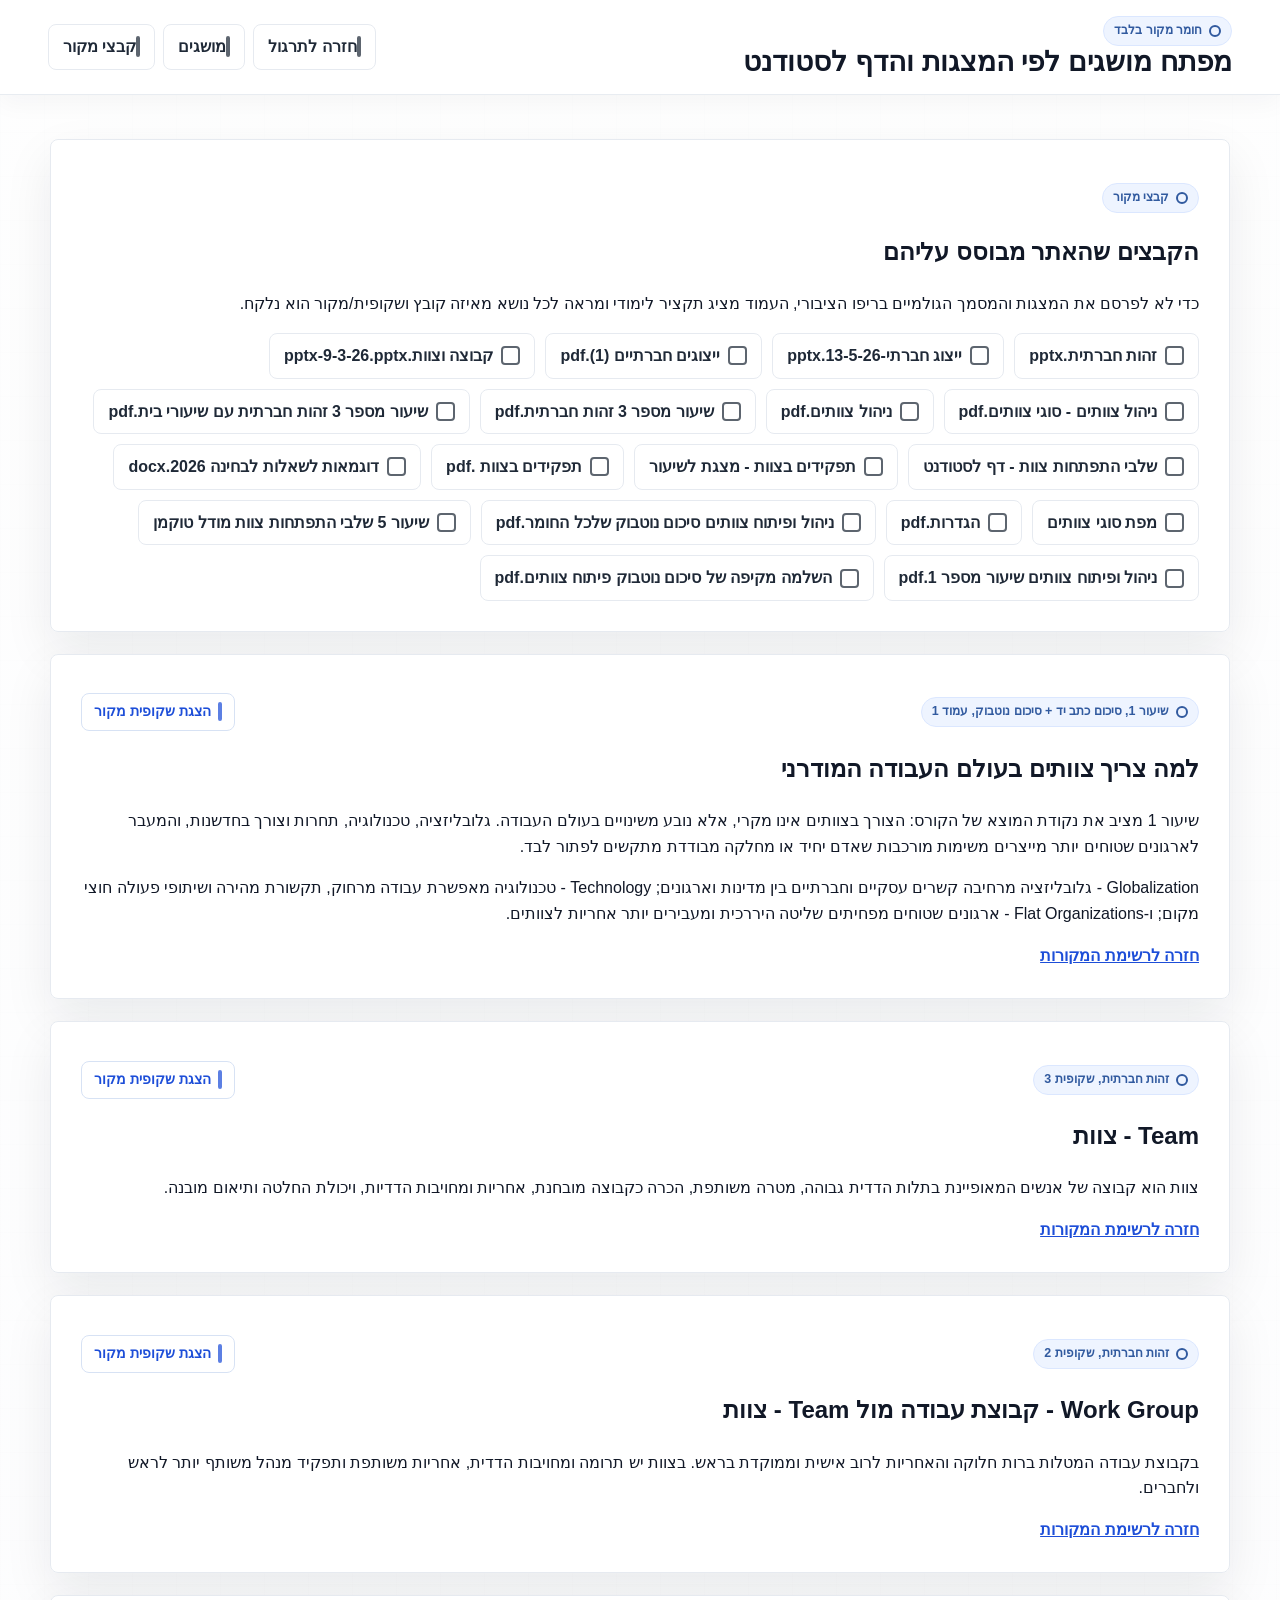
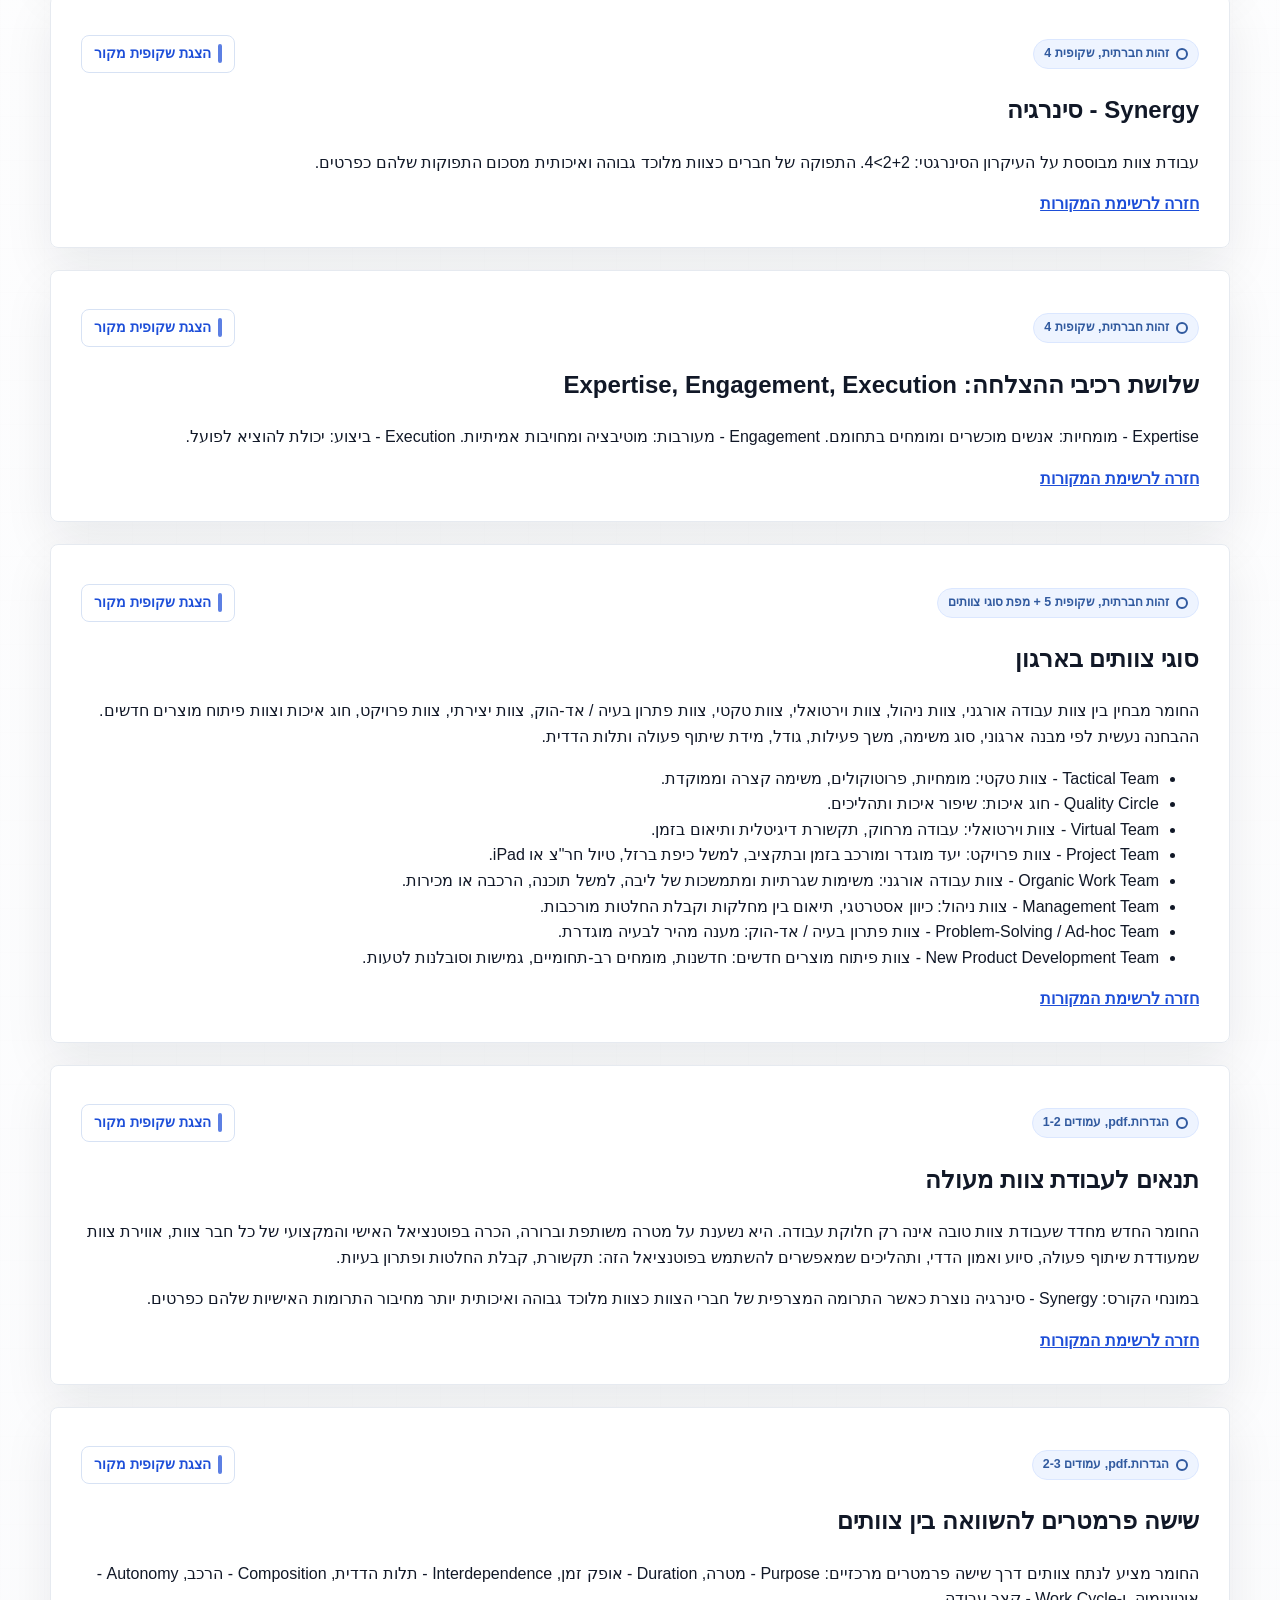
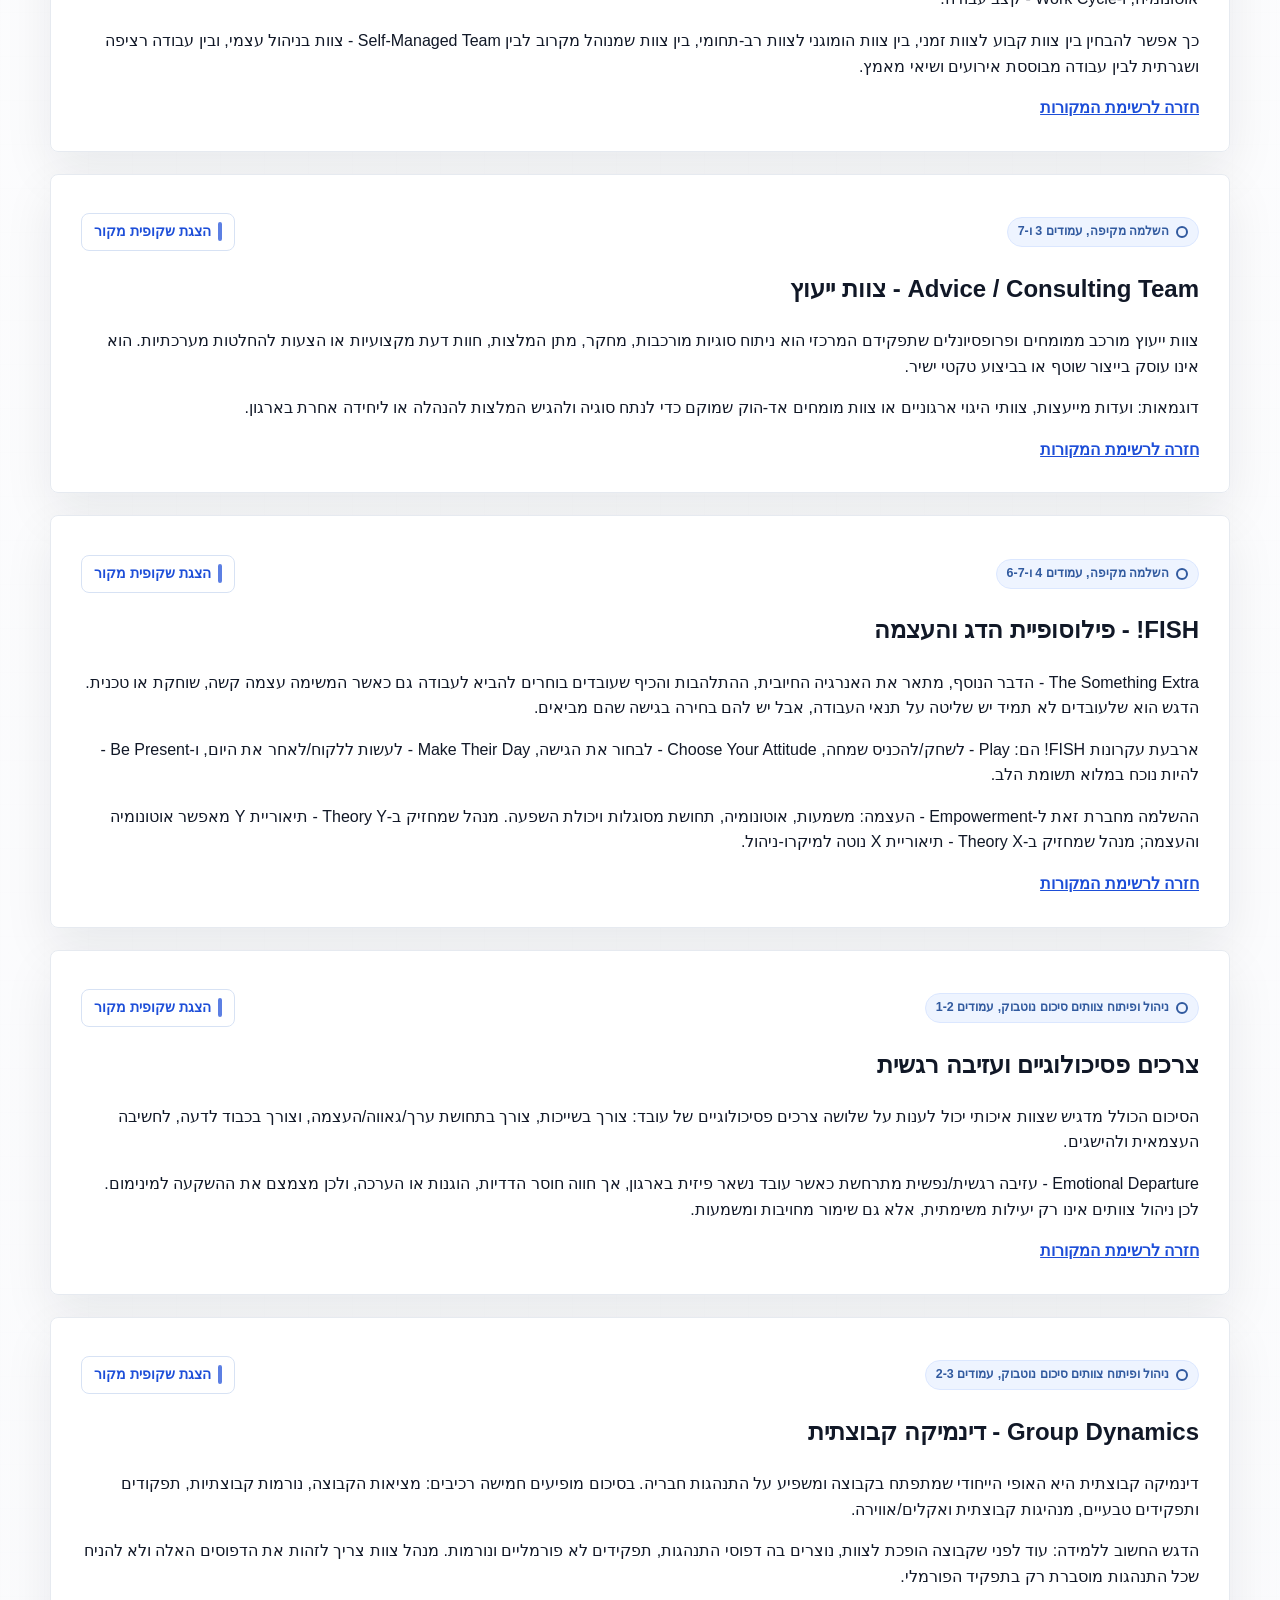
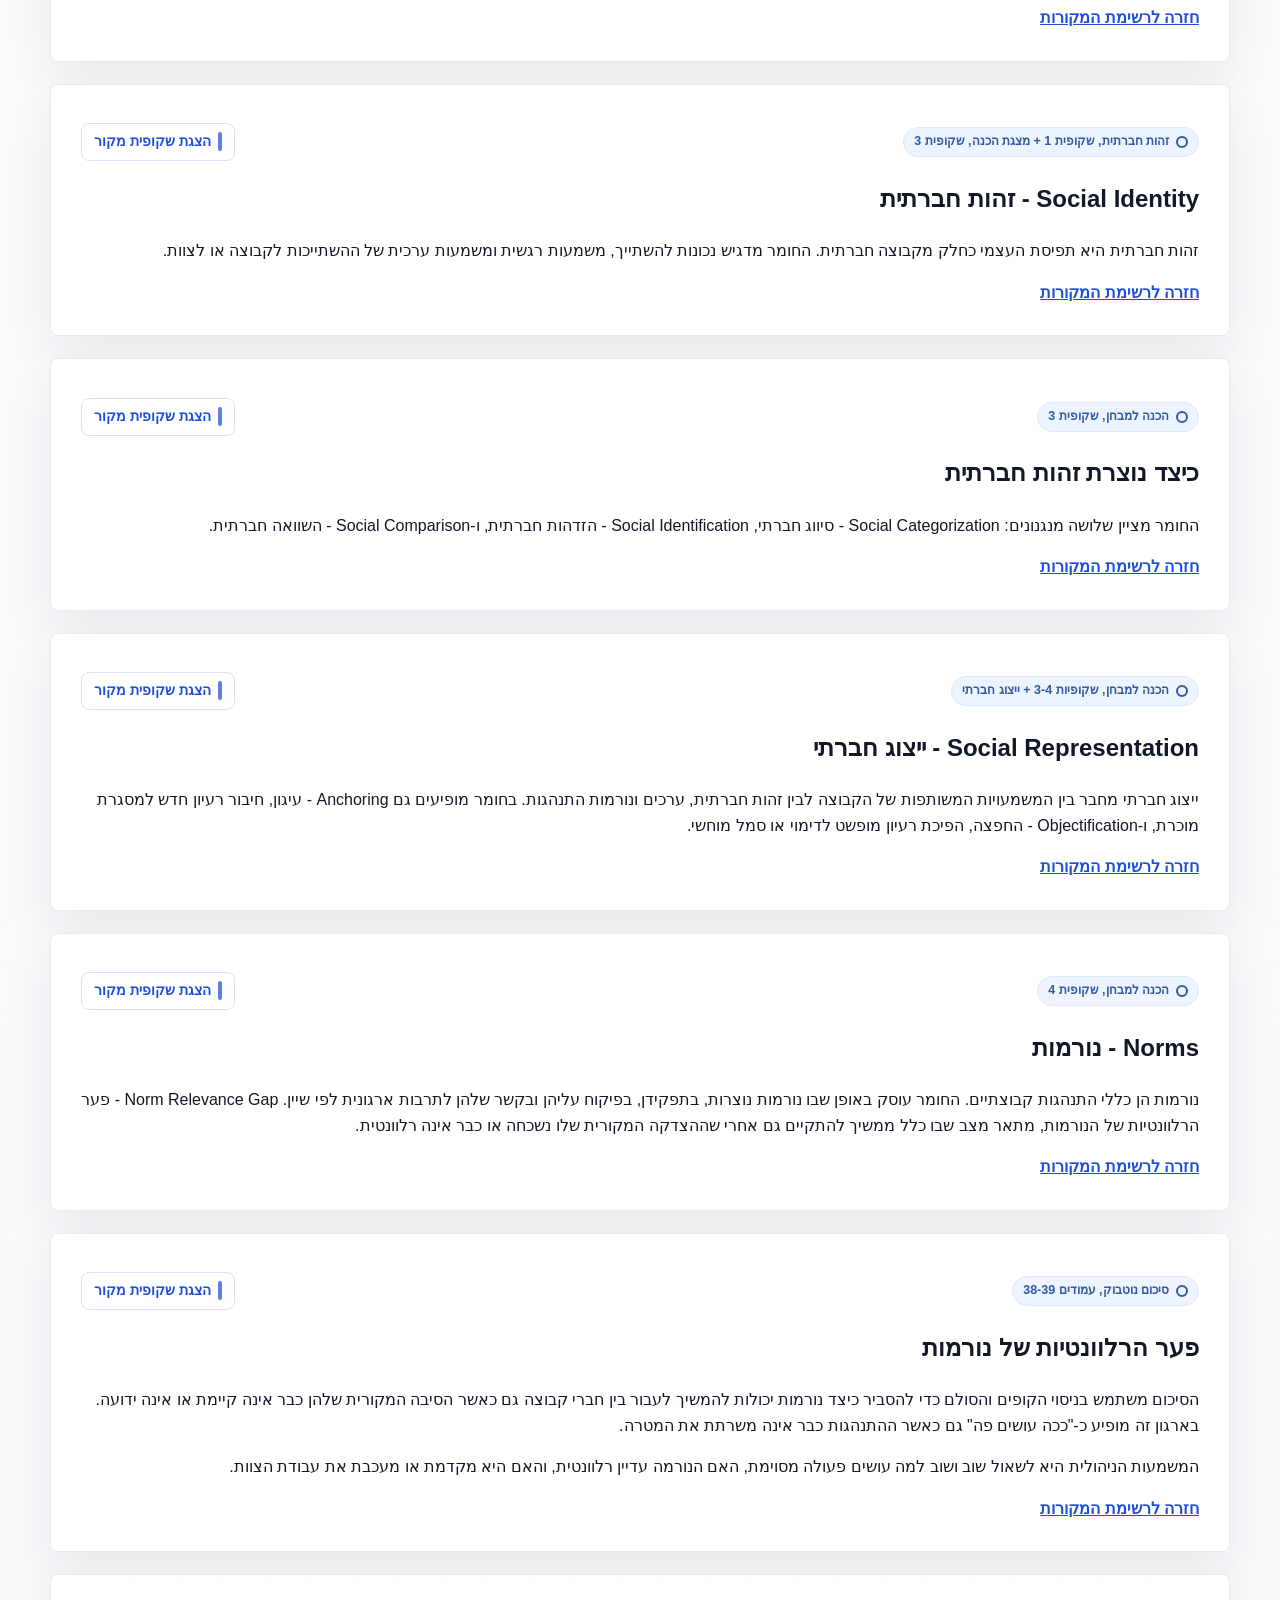
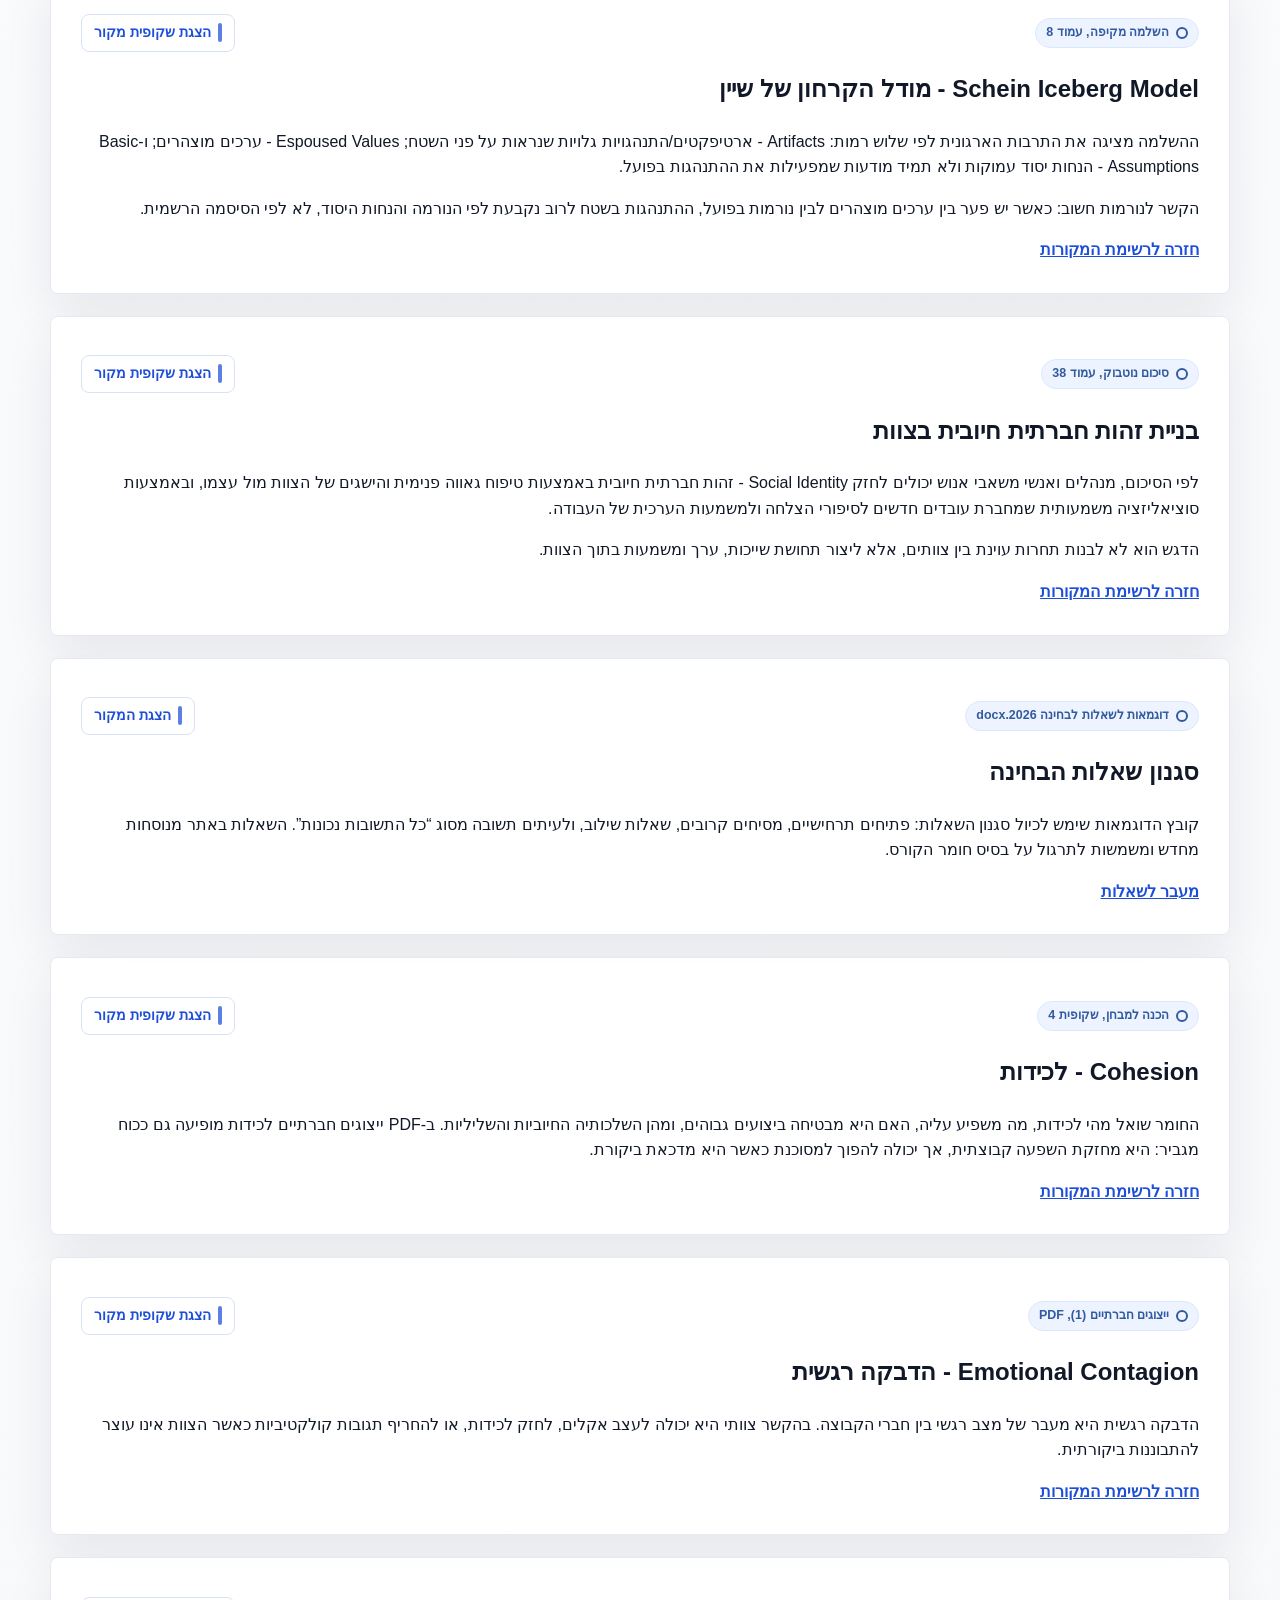
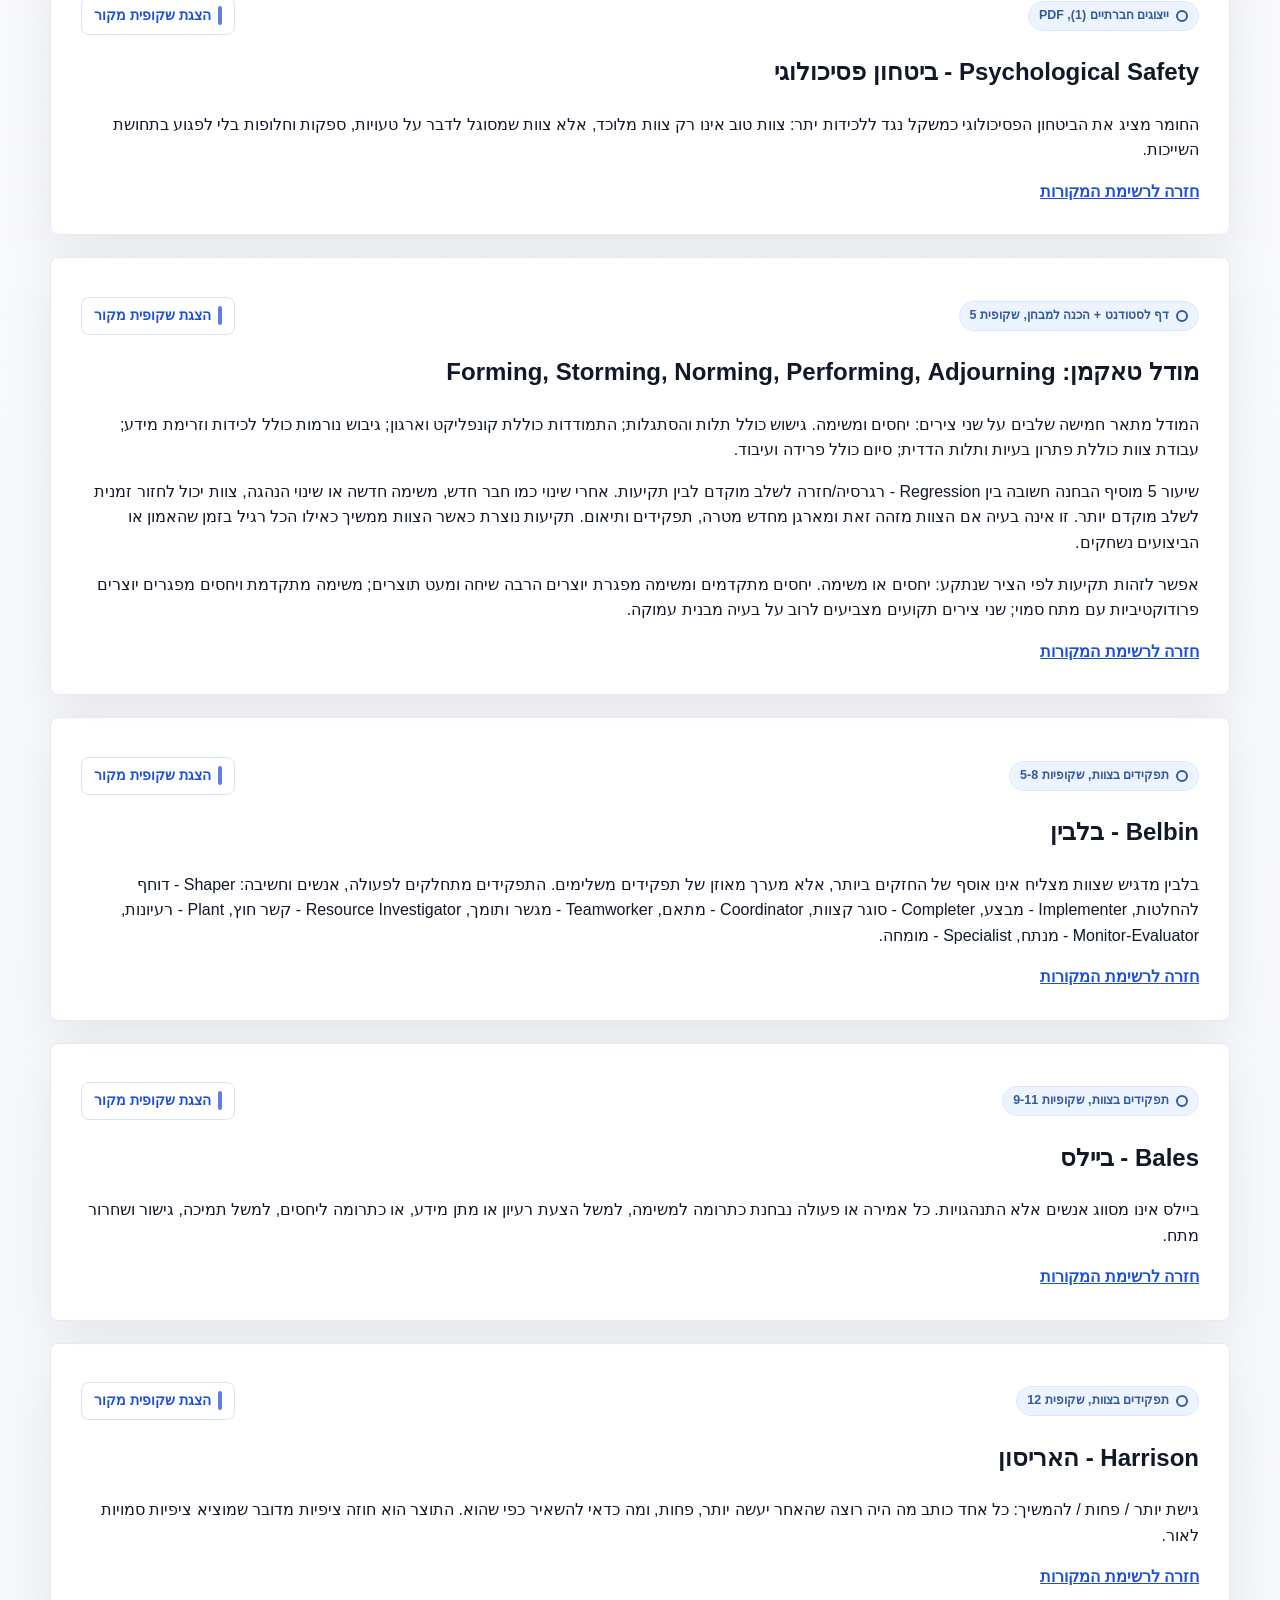
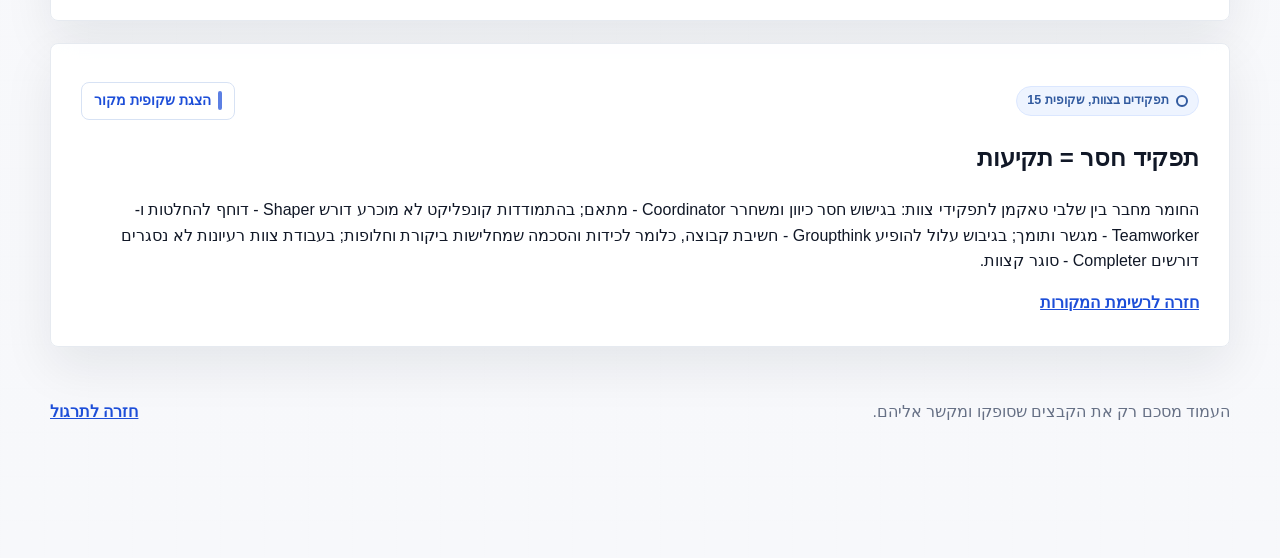
<file: materials.html>
<!doctype html>
<html lang="he" dir="rtl">
<head>
  <meta charset="utf-8">
  <meta name="viewport" content="width=device-width, initial-scale=1">
  <title>חומר מקור - ניהול ופיתוח צוותים</title>
  <link rel="stylesheet" href="styles.css">
</head>
<body>
  <header class="topbar">
    <div>
      <p class="eyebrow">חומר מקור בלבד</p>
      <h1>מפתח מושגים לפי המצגות והדף לסטודנט</h1>
    </div>
    <nav aria-label="ניווט">
      <a href="index.html">חזרה לתרגול</a>
      <a href="index.html#terms">מושגים</a>
      <a href="index.html#sources">קבצי מקור</a>
    </nav>
  </header>

  <main class="materials">
    <section id="source-files" class="panel">
      <p class="eyebrow">קבצי מקור</p>
      <h2>הקבצים שהאתר מבוסס עליהם</h2>
      <p>כדי לא לפרסם את המצגות והמסמך הגולמיים בריפו הציבורי, העמוד מציג תקציר לימודי ומראה לכל נושא מאיזה קובץ ושקופית/מקור הוא נלקח.</p>
      <div class="source-links">
        <a href="#team">זהות חברתית.pptx</a>
        <a href="#social-representation">ייצוג חברתי-13-5-26.pptx</a>
        <a href="#social-representation">ייצוגים חברתיים (1).pdf</a>
        <a href="#group-vs-team">קבוצה וצוות.pptx-9-3-26.pptx</a>
        <a href="#team-types">ניהול צוותים - סוגי צוותים.pdf</a>
        <a href="#team">ניהול צוותים.pdf</a>
        <a href="#social-identity">שיעור מספר 3 זהות חברתית.pdf</a>
        <a href="#social-identity">שיעור מספר 3 זהות חברתית עם שיעורי בית.pdf</a>
        <a href="#tuckman">שלבי התפתחות צוות - דף לסטודנט</a>
        <a href="#belbin">תפקידים בצוות - מצגת לשיעור</a>
        <a href="#belbin">תפקידים בצוות .pdf</a>
        <a href="#exam-style">דוגמאות לשאלות לבחינה 2026.docx</a>
        <a href="#team-types">מפת סוגי צוותים</a>
        <a href="#team-excellence">הגדרות.pdf</a>
        <a href="#psychological-needs">ניהול ופיתוח צוותים סיכום נוטבוק שלכל החומר.pdf</a>
        <a href="#tuckman">שיעור 5 שלבי התפתחות צוות מודל טוקמן</a>
        <a href="#modern-work">ניהול ופיתוח צוותים שיעור מספר 1.pdf</a>
        <a href="#fish-empowerment">השלמה מקיפה של סיכום נוטבוק פיתוח צוותים.pdf</a>
      </div>
    </section>

    <section id="modern-work" class="panel">
      <p class="eyebrow">שיעור 1, סיכום כתב יד + סיכום נוטבוק, עמוד 1</p>
      <h2>למה צריך צוותים בעולם העבודה המודרני</h2>
      <p>שיעור 1 מציב את נקודת המוצא של הקורס: הצורך בצוותים אינו מקרי, אלא נובע משינויים בעולם העבודה. גלובליזציה, טכנולוגיה, תחרות וצורך בחדשנות, והמעבר לארגונים שטוחים יותר מייצרים משימות מורכבות שאדם יחיד או מחלקה מבודדת מתקשים לפתור לבד.</p>
      <p><span lang="en">Globalization</span> - גלובליזציה מרחיבה קשרים עסקיים וחברתיים בין מדינות וארגונים; <span lang="en">Technology</span> - טכנולוגיה מאפשרת עבודה מרחוק, תקשורת מהירה ושיתופי פעולה חוצי מקום; ו-<span lang="en">Flat Organizations</span> - ארגונים שטוחים מפחיתים שליטה היררכית ומעבירים יותר אחריות לצוותים.</p>
      <a href="#source-files">חזרה לרשימת המקורות</a>
    </section>

    <section id="team" class="panel">
      <p class="eyebrow">זהות חברתית, שקופית 3</p>
      <h2><span lang="en">Team</span> - צוות</h2>
      <p>צוות הוא קבוצה של אנשים המאופיינת בתלות הדדית גבוהה, מטרה משותפת, הכרה כקבוצה מובחנת, אחריות ומחויבות הדדיות, ויכולת החלטה ותיאום מובנה.</p>
      <a href="#source-files">חזרה לרשימת המקורות</a>
    </section>

    <section id="group-vs-team" class="panel">
      <p class="eyebrow">זהות חברתית, שקופית 2</p>
      <h2><span lang="en">Work Group</span> - קבוצת עבודה מול <span lang="en">Team</span> - צוות</h2>
      <p>בקבוצת עבודה המטלות ברות חלוקה והאחריות לרוב אישית וממוקדת בראש. בצוות יש תרומה ומחויבות הדדית, אחריות משותפת ותפקיד מנהל משותף יותר לראש ולחברים.</p>
      <a href="#source-files">חזרה לרשימת המקורות</a>
    </section>

    <section id="synergy" class="panel">
      <p class="eyebrow">זהות חברתית, שקופית 4</p>
      <h2><span lang="en">Synergy</span> - סינרגיה</h2>
      <p>עבודת צוות מבוססת על העיקרון הסינרגטי: 2+2&gt;4. התפוקה של חברים כצוות מלוכד גבוהה ואיכותית מסכום התפוקות שלהם כפרטים.</p>
      <a href="#source-files">חזרה לרשימת המקורות</a>
    </section>

    <section id="three-e" class="panel">
      <p class="eyebrow">זהות חברתית, שקופית 4</p>
      <h2>שלושת רכיבי ההצלחה: <span lang="en">Expertise</span>, <span lang="en">Engagement</span>, <span lang="en">Execution</span></h2>
      <p><span lang="en">Expertise</span> - מומחיות: אנשים מוכשרים ומומחים בתחומם. <span lang="en">Engagement</span> - מעורבות: מוטיבציה ומחויבות אמיתיות. <span lang="en">Execution</span> - ביצוע: יכולת להוציא לפועל.</p>
      <a href="#source-files">חזרה לרשימת המקורות</a>
    </section>

    <section id="team-types" class="panel">
      <p class="eyebrow">זהות חברתית, שקופית 5 + מפת סוגי צוותים</p>
      <h2>סוגי צוותים בארגון</h2>
      <p>החומר מבחין בין צוות עבודה אורגני, צוות ניהול, צוות וירטואלי, צוות טקטי, צוות פתרון בעיה / אד-הוק, צוות יצירתי, צוות פרויקט, חוג איכות וצוות פיתוח מוצרים חדשים. ההבחנה נעשית לפי מבנה ארגוני, סוג משימה, משך פעילות, גודל, מידת שיתוף פעולה ותלות הדדית.</p>
      <ul>
        <li><span lang="en">Tactical Team</span> - צוות טקטי: מומחיות, פרוטוקולים, משימה קצרה וממוקדת.</li>
        <li><span lang="en">Quality Circle</span> - חוג איכות: שיפור איכות ותהליכים.</li>
        <li><span lang="en">Virtual Team</span> - צוות וירטואלי: עבודה מרחוק, תקשורת דיגיטלית ותיאום בזמן.</li>
        <li><span lang="en">Project Team</span> - צוות פרויקט: יעד מוגדר ומורכב בזמן ובתקציב, למשל כיפת ברזל, טיול חר"צ או iPad.</li>
        <li><span lang="en">Organic Work Team</span> - צוות עבודה אורגני: משימות שגרתיות ומתמשכות של ליבה, למשל תוכנה, הרכבה או מכירות.</li>
        <li><span lang="en">Management Team</span> - צוות ניהול: כיוון אסטרטגי, תיאום בין מחלקות וקבלת החלטות מורכבות.</li>
        <li><span lang="en">Problem-Solving / Ad-hoc Team</span> - צוות פתרון בעיה / אד-הוק: מענה מהיר לבעיה מוגדרת.</li>
        <li><span lang="en">New Product Development Team</span> - צוות פיתוח מוצרים חדשים: חדשנות, מומחים רב-תחומיים, גמישות וסובלנות לטעות.</li>
      </ul>
      <a href="#source-files">חזרה לרשימת המקורות</a>
    </section>

    <section id="team-excellence" class="panel">
      <p class="eyebrow">הגדרות.pdf, עמודים 1-2</p>
      <h2>תנאים לעבודת צוות מעולה</h2>
      <p>החומר החדש מחדד שעבודת צוות טובה אינה רק חלוקת עבודה. היא נשענת על מטרה משותפת וברורה, הכרה בפוטנציאל האישי והמקצועי של כל חבר צוות, אווירת צוות שמעודדת שיתוף פעולה, סיוע ואמון הדדי, ותהליכים שמאפשרים להשתמש בפוטנציאל הזה: תקשורת, קבלת החלטות ופתרון בעיות.</p>
      <p>במונחי הקורס: <span lang="en">Synergy</span> - סינרגיה נוצרת כאשר התרומה המצרפית של חברי הצוות כצוות מלוכד גבוהה ואיכותית יותר מחיבור התרומות האישיות שלהם כפרטים.</p>
      <a href="#source-files">חזרה לרשימת המקורות</a>
    </section>

    <section id="team-comparison" class="panel">
      <p class="eyebrow">הגדרות.pdf, עמודים 2-3</p>
      <h2>שישה פרמטרים להשוואה בין צוותים</h2>
      <p>החומר מציע לנתח צוותים דרך שישה פרמטרים מרכזיים: <span lang="en">Purpose</span> - מטרה, <span lang="en">Duration</span> - אופק זמן, <span lang="en">Interdependence</span> - תלות הדדית, <span lang="en">Composition</span> - הרכב, <span lang="en">Autonomy</span> - אוטונומיה, ו-<span lang="en">Work Cycle</span> - קצב עבודה.</p>
      <p>כך אפשר להבחין בין צוות קבוע לצוות זמני, בין צוות הומוגני לצוות רב-תחומי, בין צוות שמנוהל מקרוב לבין <span lang="en">Self-Managed Team</span> - צוות בניהול עצמי, ובין עבודה רציפה ושגרתית לבין עבודה מבוססת אירועים ושיאי מאמץ.</p>
      <a href="#source-files">חזרה לרשימת המקורות</a>
    </section>

    <section id="advice-team" class="panel">
      <p class="eyebrow">השלמה מקיפה, עמודים 3 ו-7</p>
      <h2><span lang="en">Advice / Consulting Team</span> - צוות ייעוץ</h2>
      <p>צוות ייעוץ מורכב ממומחים ופרופסיונלים שתפקידם המרכזי הוא ניתוח סוגיות מורכבות, מחקר, מתן המלצות, חוות דעת מקצועיות או הצעות להחלטות מערכתיות. הוא אינו עוסק בייצור שוטף או בביצוע טקטי ישיר.</p>
      <p>דוגמאות: ועדות מייעצות, צוותי היגוי ארגוניים או צוות מומחים אד-הוק שמוקם כדי לנתח סוגיה ולהגיש המלצות להנהלה או ליחידה אחרת בארגון.</p>
      <a href="#source-files">חזרה לרשימת המקורות</a>
    </section>

    <section id="fish-empowerment" class="panel">
      <p class="eyebrow">השלמה מקיפה, עמודים 4 ו-6-7</p>
      <h2><span lang="en">FISH!</span> - פילוסופיית הדג והעצמה</h2>
      <p><span lang="en">The Something Extra</span> - הדבר הנוסף, מתאר את האנרגיה החיובית, ההתלהבות והכיף שעובדים בוחרים להביא לעבודה גם כאשר המשימה עצמה קשה, שוחקת או טכנית. הדגש הוא שלעובדים לא תמיד יש שליטה על תנאי העבודה, אבל יש להם בחירה בגישה שהם מביאים.</p>
      <p>ארבעת עקרונות <span lang="en">FISH!</span> הם: <span lang="en">Play</span> - לשחק/להכניס שמחה, <span lang="en">Choose Your Attitude</span> - לבחור את הגישה, <span lang="en">Make Their Day</span> - לעשות ללקוח/לאחר את היום, ו-<span lang="en">Be Present</span> - להיות נוכח במלוא תשומת הלב.</p>
      <p>ההשלמה מחברת זאת ל-<span lang="en">Empowerment</span> - העצמה: משמעות, אוטונומיה, תחושת מסוגלות ויכולת השפעה. מנהל שמחזיק ב-<span lang="en">Theory Y</span> - תיאוריית Y מאפשר אוטונומיה והעצמה; מנהל שמחזיק ב-<span lang="en">Theory X</span> - תיאוריית X נוטה למיקרו-ניהול.</p>
      <a href="#source-files">חזרה לרשימת המקורות</a>
    </section>

    <section id="psychological-needs" class="panel">
      <p class="eyebrow">ניהול ופיתוח צוותים סיכום נוטבוק, עמודים 1-2</p>
      <h2>צרכים פסיכולוגיים ועזיבה רגשית</h2>
      <p>הסיכום הכולל מדגיש שצוות איכותי יכול לענות על שלושה צרכים פסיכולוגיים של עובד: צורך בשייכות, צורך בתחושת ערך/גאווה/העצמה, וצורך בכבוד לדעה, לחשיבה העצמאית ולהישגים.</p>
      <p><span lang="en">Emotional Departure</span> - עזיבה רגשית/נפשית מתרחשת כאשר עובד נשאר פיזית בארגון, אך חווה חוסר הדדיות, הוגנות או הערכה, ולכן מצמצם את ההשקעה למינימום. לכן ניהול צוותים אינו רק יעילות משימתית, אלא גם שימור מחויבות ומשמעות.</p>
      <a href="#source-files">חזרה לרשימת המקורות</a>
    </section>

    <section id="group-dynamics" class="panel">
      <p class="eyebrow">ניהול ופיתוח צוותים סיכום נוטבוק, עמודים 2-3</p>
      <h2><span lang="en">Group Dynamics</span> - דינמיקה קבוצתית</h2>
      <p>דינמיקה קבוצתית היא האופי הייחודי שמתפתח בקבוצה ומשפיע על התנהגות חבריה. בסיכום מופיעים חמישה רכיבים: מציאות הקבוצה, נורמות קבוצתיות, תפקודים ותפקידים טבעיים, מנהיגות קבוצתית ואקלים/אווירה.</p>
      <p>הדגש החשוב ללמידה: עוד לפני שקבוצה הופכת לצוות, נוצרים בה דפוסי התנהגות, תפקידים לא פורמליים ונורמות. מנהל צוות צריך לזהות את הדפוסים האלה ולא להניח שכל התנהגות מוסברת רק בתפקיד הפורמלי.</p>
      <a href="#source-files">חזרה לרשימת המקורות</a>
    </section>

    <section id="social-identity" class="panel">
      <p class="eyebrow">זהות חברתית, שקופית 1 + מצגת הכנה, שקופית 3</p>
      <h2><span lang="en">Social Identity</span> - זהות חברתית</h2>
      <p>זהות חברתית היא תפיסת העצמי כחלק מקבוצה חברתית. החומר מדגיש נכונות להשתייך, משמעות רגשית ומשמעות ערכית של ההשתייכות לקבוצה או לצוות.</p>
      <a href="#source-files">חזרה לרשימת המקורות</a>
    </section>

    <section id="identity-formation" class="panel">
      <p class="eyebrow">הכנה למבחן, שקופית 3</p>
      <h2>כיצד נוצרת זהות חברתית</h2>
      <p>החומר מציין שלושה מנגנונים: <span lang="en">Social Categorization</span> - סיווג חברתי, <span lang="en">Social Identification</span> - הזדהות חברתית, ו-<span lang="en">Social Comparison</span> - השוואה חברתית.</p>
      <a href="#source-files">חזרה לרשימת המקורות</a>
    </section>

    <section id="social-representation" class="panel">
      <p class="eyebrow">הכנה למבחן, שקופיות 3-4 + ייצוג חברתי</p>
      <h2><span lang="en">Social Representation</span> - ייצוג חברתי</h2>
      <p>ייצוג חברתי מחבר בין המשמעויות המשותפות של הקבוצה לבין זהות חברתית, ערכים ונורמות התנהגות. בחומר מופיעים גם <span lang="en">Anchoring</span> - עיגון, חיבור רעיון חדש למסגרת מוכרת, ו-<span lang="en">Objectification</span> - החפצה, הפיכת רעיון מופשט לדימוי או סמל מוחשי.</p>
      <a href="#source-files">חזרה לרשימת המקורות</a>
    </section>

    <section id="norms" class="panel">
      <p class="eyebrow">הכנה למבחן, שקופית 4</p>
      <h2><span lang="en">Norms</span> - נורמות</h2>
      <p>נורמות הן כללי התנהגות קבוצתיים. החומר עוסק באופן שבו נורמות נוצרות, בתפקידן, בפיקוח עליהן ובקשר שלהן לתרבות ארגונית לפי שיין. <span lang="en">Norm Relevance Gap</span> - פער הרלוונטיות של הנורמות, מתאר מצב שבו כלל ממשיך להתקיים גם אחרי שההצדקה המקורית שלו נשכחה או כבר אינה רלוונטית.</p>
      <a href="#source-files">חזרה לרשימת המקורות</a>
    </section>

    <section id="norm-relevance" class="panel">
      <p class="eyebrow">סיכום נוטבוק, עמודים 38-39</p>
      <h2>פער הרלוונטיות של נורמות</h2>
      <p>הסיכום משתמש בניסוי הקופים והסולם כדי להסביר כיצד נורמות יכולות להמשיך לעבור בין חברי קבוצה גם כאשר הסיבה המקורית שלהן כבר אינה קיימת או אינה ידועה. בארגון זה מופיע כ-"ככה עושים פה" גם כאשר ההתנהגות כבר אינה משרתת את המטרה.</p>
      <p>המשמעות הניהולית היא לשאול שוב ושוב למה עושים פעולה מסוימת, האם הנורמה עדיין רלוונטית, והאם היא מקדמת או מעכבת את עבודת הצוות.</p>
      <a href="#source-files">חזרה לרשימת המקורות</a>
    </section>

    <section id="schein-culture" class="panel">
      <p class="eyebrow">השלמה מקיפה, עמוד 8</p>
      <h2><span lang="en">Schein Iceberg Model</span> - מודל הקרחון של שיין</h2>
      <p>ההשלמה מציגה את התרבות הארגונית לפי שלוש רמות: <span lang="en">Artifacts</span> - ארטיפקטים/התנהגויות גלויות שנראות על פני השטח; <span lang="en">Espoused Values</span> - ערכים מוצהרים; ו-<span lang="en">Basic Assumptions</span> - הנחות יסוד עמוקות ולא תמיד מודעות שמפעילות את ההתנהגות בפועל.</p>
      <p>הקשר לנורמות חשוב: כאשר יש פער בין ערכים מוצהרים לבין נורמות בפועל, ההתנהגות בשטח לרוב נקבעת לפי הנורמה והנחות היסוד, לא לפי הסיסמה הרשמית.</p>
      <a href="#source-files">חזרה לרשימת המקורות</a>
    </section>

    <section id="positive-social-identity" class="panel">
      <p class="eyebrow">סיכום נוטבוק, עמוד 38</p>
      <h2>בניית זהות חברתית חיובית בצוות</h2>
      <p>לפי הסיכום, מנהלים ואנשי משאבי אנוש יכולים לחזק <span lang="en">Social Identity</span> - זהות חברתית חיובית באמצעות טיפוח גאווה פנימית והישגים של הצוות מול עצמו, ובאמצעות סוציאליזציה משמעותית שמחברת עובדים חדשים לסיפורי הצלחה ולמשמעות הערכית של העבודה.</p>
      <p>הדגש הוא לא לבנות תחרות עוינת בין צוותים, אלא ליצור תחושת שייכות, ערך ומשמעות בתוך הצוות.</p>
      <a href="#source-files">חזרה לרשימת המקורות</a>
    </section>

    <section id="exam-style" class="panel">
      <p class="eyebrow">דוגמאות לשאלות לבחינה 2026.docx</p>
      <h2>סגנון שאלות הבחינה</h2>
      <p>קובץ הדוגמאות שימש לכיול סגנון השאלות: פתיחים תרחישיים, מסיחים קרובים, שאלות שילוב, ולעיתים תשובה מסוג “כל התשובות נכונות”. השאלות באתר מנוסחות מחדש ומשמשות לתרגול על בסיס חומר הקורס.</p>
      <a href="index.html#quiz">מעבר לשאלות</a>
    </section>

    <section id="cohesion" class="panel">
      <p class="eyebrow">הכנה למבחן, שקופית 4</p>
      <h2><span lang="en">Cohesion</span> - לכידות</h2>
      <p>החומר שואל מהי לכידות, מה משפיע עליה, האם היא מבטיחה ביצועים גבוהים, ומהן השלכותיה החיוביות והשליליות. ב-PDF ייצוגים חברתיים לכידות מופיעה גם ככוח מגביר: היא מחזקת השפעה קבוצתית, אך יכולה להפוך למסוכנת כאשר היא מדכאת ביקורת.</p>
      <a href="#source-files">חזרה לרשימת המקורות</a>
    </section>

    <section id="emotional-contagion" class="panel">
      <p class="eyebrow">ייצוגים חברתיים (1), PDF</p>
      <h2><span lang="en">Emotional Contagion</span> - הדבקה רגשית</h2>
      <p>הדבקה רגשית היא מעבר של מצב רגשי בין חברי הקבוצה. בהקשר צוותי היא יכולה לעצב אקלים, לחזק לכידות, או להחריף תגובות קולקטיביות כאשר הצוות אינו עוצר להתבוננות ביקורתית.</p>
      <a href="#source-files">חזרה לרשימת המקורות</a>
    </section>

    <section id="psychological-safety" class="panel">
      <p class="eyebrow">ייצוגים חברתיים (1), PDF</p>
      <h2><span lang="en">Psychological Safety</span> - ביטחון פסיכולוגי</h2>
      <p>החומר מציג את הביטחון הפסיכולוגי כמשקל נגד ללכידות יתר: צוות טוב אינו רק צוות מלוכד, אלא צוות שמסוגל לדבר על טעויות, ספקות וחלופות בלי לפגוע בתחושת השייכות.</p>
      <a href="#source-files">חזרה לרשימת המקורות</a>
    </section>

    <section id="tuckman" class="panel">
      <p class="eyebrow">דף לסטודנט + הכנה למבחן, שקופית 5</p>
      <h2>מודל טאקמן: <span lang="en">Forming</span>, <span lang="en">Storming</span>, <span lang="en">Norming</span>, <span lang="en">Performing</span>, <span lang="en">Adjourning</span></h2>
      <p>המודל מתאר חמישה שלבים על שני צירים: יחסים ומשימה. גישוש כולל תלות והסתגלות; התמודדות כוללת קונפליקט וארגון; גיבוש נורמות כולל לכידות וזרימת מידע; עבודת צוות כוללת פתרון בעיות ותלות הדדית; סיום כולל פרידה ועיבוד.</p>
      <p>שיעור 5 מוסיף הבחנה חשובה בין <span lang="en">Regression</span> - רגרסיה/חזרה לשלב מוקדם לבין תקיעות. אחרי שינוי כמו חבר חדש, משימה חדשה או שינוי הנהגה, צוות יכול לחזור זמנית לשלב מוקדם יותר. זו אינה בעיה אם הצוות מזהה זאת ומארגן מחדש מטרה, תפקידים ותיאום. תקיעות נוצרת כאשר הצוות ממשיך כאילו הכל רגיל בזמן שהאמון או הביצועים נשחקים.</p>
      <p>אפשר לזהות תקיעות לפי הציר שנתקע: יחסים או משימה. יחסים מתקדמים ומשימה מפגרת יוצרים הרבה שיחה ומעט תוצרים; משימה מתקדמת ויחסים מפגרים יוצרים פרודוקטיביות עם מתח סמוי; שני צירים תקועים מצביעים לרוב על בעיה מבנית עמוקה.</p>
      <a href="#source-files">חזרה לרשימת המקורות</a>
    </section>

    <section id="belbin" class="panel">
      <p class="eyebrow">תפקידים בצוות, שקופיות 5-8</p>
      <h2><span lang="en">Belbin</span> - בלבין</h2>
      <p>בלבין מדגיש שצוות מצליח אינו אוסף של החזקים ביותר, אלא מערך מאוזן של תפקידים משלימים. התפקידים מתחלקים לפעולה, אנשים וחשיבה: <span lang="en">Shaper</span> - דוחף להחלטות, <span lang="en">Implementer</span> - מבצע, <span lang="en">Completer</span> - סוגר קצוות, <span lang="en">Coordinator</span> - מתאם, <span lang="en">Teamworker</span> - מגשר ותומך, <span lang="en">Resource Investigator</span> - קשר חוץ, <span lang="en">Plant</span> - רעיונות, <span lang="en">Monitor-Evaluator</span> - מנתח, <span lang="en">Specialist</span> - מומחה.</p>
      <a href="#source-files">חזרה לרשימת המקורות</a>
    </section>

    <section id="bales" class="panel">
      <p class="eyebrow">תפקידים בצוות, שקופיות 9-11</p>
      <h2><span lang="en">Bales</span> - ביילס</h2>
      <p>ביילס אינו מסווג אנשים אלא התנהגויות. כל אמירה או פעולה נבחנת כתרומה למשימה, למשל הצעת רעיון או מתן מידע, או כתרומה ליחסים, למשל תמיכה, גישור ושחרור מתח.</p>
      <a href="#source-files">חזרה לרשימת המקורות</a>
    </section>

    <section id="harrison" class="panel">
      <p class="eyebrow">תפקידים בצוות, שקופית 12</p>
      <h2><span lang="en">Harrison</span> - האריסון</h2>
      <p>גישת יותר / פחות / להמשיך: כל אחד כותב מה היה רוצה שהאחר יעשה יותר, פחות, ומה כדאי להשאיר כפי שהוא. התוצר הוא חוזה ציפיות מדובר שמוציא ציפיות סמויות לאור.</p>
      <a href="#source-files">חזרה לרשימת המקורות</a>
    </section>

    <section id="stuck-team" class="panel">
      <p class="eyebrow">תפקידים בצוות, שקופית 15</p>
      <h2>תפקיד חסר = תקיעות</h2>
      <p>החומר מחבר בין שלבי טאקמן לתפקידי צוות: בגישוש חסר כיוון ומשחרר <span lang="en">Coordinator</span> - מתאם; בהתמודדות קונפליקט לא מוכרע דורש <span lang="en">Shaper</span> - דוחף להחלטות ו-<span lang="en">Teamworker</span> - מגשר ותומך; בגיבוש עלול להופיע <span lang="en">Groupthink</span> - חשיבת קבוצה, כלומר לכידות והסכמה שמחלישות ביקורת וחלופות; בעבודת צוות רעיונות לא נסגרים דורשים <span lang="en">Completer</span> - סוגר קצוות.</p>
      <a href="#source-files">חזרה לרשימת המקורות</a>
    </section>
  </main>

  <footer>
    <span>העמוד מסכם רק את הקבצים שסופקו ומקשר אליהם.</span>
    <a href="index.html#quiz">חזרה לתרגול</a>
  </footer>
  <script src="materials.js"></script>
</body>
</html>
</file>
<file: styles.css>
:root {
  color-scheme: light;
  --ink: #111827;
  --muted: #667085;
  --quiet: #98a2b3;
  --line: #e6eaf0;
  --paper: #f7f8fb;
  --panel: rgba(255, 255, 255, 0.92);
  --accent: #2563eb;
  --accent-strong: #1d4ed8;
  --accent-soft: #eef4ff;
  --violet: #6d5dfc;
  --green: #0f9f6e;
  --amber: #d28b00;
  --good: #15803d;
  --good-soft: #ecfdf3;
  --bad: #b42318;
  --bad-soft: #fff1f0;
  --shadow: 0 20px 50px rgba(15, 23, 42, 0.08);
  --shadow-soft: 0 10px 30px rgba(15, 23, 42, 0.06);
  font-family: Arial, "Noto Sans Hebrew", sans-serif;
}

* {
  box-sizing: border-box;
}

html {
  scroll-behavior: smooth;
}

body {
  margin: 0;
  padding-bottom: 92px;
  background:
    linear-gradient(180deg, rgba(255, 255, 255, 0.84), rgba(247, 248, 251, 0.96)),
    linear-gradient(90deg, rgba(17, 24, 39, 0.035) 1px, transparent 1px),
    linear-gradient(180deg, rgba(17, 24, 39, 0.03) 1px, transparent 1px),
    #f7f8fb;
  background-size: auto, 44px 44px, 44px 44px, auto;
  color: var(--ink);
  line-height: 1.6;
}

a {
  color: var(--accent-strong);
  font-weight: 700;
}

.topbar {
  position: sticky;
  top: 0;
  z-index: 20;
  display: flex;
  align-items: center;
  justify-content: space-between;
  gap: 24px;
  padding: 16px clamp(18px, 4vw, 48px);
  background: rgba(255, 255, 255, 0.84);
  border-bottom: 1px solid rgba(230, 234, 240, 0.9);
  box-shadow: 0 8px 24px rgba(15, 23, 42, 0.04);
  backdrop-filter: blur(18px);
}

.topbar h1,
.topbar p {
  margin: 0;
}

.topbar h1 {
  font-size: clamp(1.2rem, 2.2vw, 1.75rem);
  line-height: 1.15;
}

.global-search {
  position: relative;
  flex: 1 1 min(520px, 100%);
  max-width: 620px;
}

.global-search label {
  display: block;
  margin-bottom: 5px;
  color: var(--muted);
  font-size: 0.78rem;
  font-weight: 900;
}

.global-search-box {
  display: grid;
  grid-template-columns: minmax(0, 1fr) auto;
  gap: 8px;
  padding: 6px;
  background: rgba(255, 255, 255, 0.92);
  border: 1px solid var(--line);
  border-radius: 14px;
  box-shadow: 0 10px 26px rgba(15, 23, 42, 0.06);
}

.global-search input[type="search"] {
  width: 100%;
  min-height: 38px;
  padding-inline: 12px;
  border: 0;
  background: transparent;
  box-shadow: none;
}

.global-search input[type="search"]:focus {
  box-shadow: none;
}

.global-search-box button {
  min-height: 38px;
  padding: 8px 12px;
  color: #1d4ed8;
  background: #eef4ff;
  border-color: #d7e2f4;
}

.global-search-results {
  position: absolute;
  top: calc(100% + 8px);
  right: 0;
  left: 0;
  z-index: 50;
  display: grid;
  gap: 8px;
  max-height: min(520px, calc(100vh - 160px));
  padding: 10px;
  overflow: auto;
  background: rgba(255, 255, 255, 0.98);
  border: 1px solid var(--line);
  border-radius: 16px;
  box-shadow: var(--shadow);
}

.global-result {
  display: grid;
  gap: 8px;
  padding: 10px 12px;
  background: #fff;
  border: 1px solid #edf1f7;
  border-radius: 10px;
}

.global-result:hover {
  border-color: #cddafe;
  transform: translateY(-1px);
}

.global-result-main {
  display: grid;
  gap: 4px;
  color: var(--ink);
  text-decoration: none;
}

.global-result span {
  width: fit-content;
  padding: 3px 8px;
  color: #315a9f;
  background: #eef4ff;
  border-radius: 999px;
  font-size: 0.75rem;
  font-weight: 900;
}

.global-result strong,
.global-result small {
  overflow-wrap: anywhere;
}

.global-result small {
  color: var(--muted);
  font-weight: 600;
}

.global-source-link {
  justify-self: start;
  padding: 6px 10px;
  color: #1d4ed8;
  text-decoration: none;
  background: #eef4ff;
  border: 1px solid #d7e2f4;
  border-radius: 999px;
  font-size: 0.82rem;
  font-weight: 900;
}

.global-source-link:hover {
  background: #e0ebff;
}

.quick-actions,
nav {
  display: flex;
  flex-wrap: wrap;
  gap: 8px;
}

.quick-actions {
  position: fixed;
  right: 50%;
  bottom: 16px;
  z-index: 40;
  max-width: min(860px, calc(100% - 28px));
  padding: 8px;
  background: rgba(255, 255, 255, 0.9);
  border: 1px solid rgba(230, 234, 240, 0.96);
  border-radius: 8px;
  box-shadow: 0 18px 46px rgba(15, 23, 42, 0.14);
  backdrop-filter: blur(18px);
  transform: translateX(50%);
}

.quick-actions a {
  background: rgba(255, 255, 255, 0.96);
  white-space: nowrap;
}

button,
nav a,
.primary-action,
.secondary-action,
.term-card a,
.source-links a {
  min-height: 42px;
  border: 1px solid var(--line);
  border-radius: 8px;
  padding: 9px 14px;
  background: #fff;
  color: #1f2937;
  text-decoration: none;
  font: inherit;
  font-weight: 800;
  cursor: pointer;
  transition: transform 160ms ease, box-shadow 160ms ease, border-color 160ms ease, background 160ms ease, color 160ms ease;
  -webkit-tap-highlight-color: transparent;
}

button:hover,
nav a:hover,
.secondary-action:hover,
.term-card a:hover,
.source-links a:hover {
  border-color: #c7d7fe;
  background: #f8fbff;
  box-shadow: var(--shadow-soft);
  transform: translateY(-1px);
}

.primary-action {
  display: inline-flex;
  align-items: center;
  justify-content: center;
  color: #fff;
  background: #111827;
  border-color: #111827;
  box-shadow: 0 14px 28px rgba(17, 24, 39, 0.16);
}

.primary-action:hover {
  background: #0b1220;
  transform: translateY(-1px);
}

main,
footer {
  width: min(1180px, calc(100% - 32px));
  margin: 0 auto;
}

.hero,
.panel,
.workspace-shell,
.topic-workspace {
  animation: fade-up 240ms ease both;
}

.command-hero {
  display: grid;
  grid-template-columns: minmax(0, 1.15fr) minmax(300px, 0.85fr);
  gap: clamp(20px, 4vw, 42px);
  align-items: stretch;
  padding: clamp(42px, 7vw, 82px) 0 28px;
}

.hero-copy {
  display: grid;
  align-content: center;
}

.hero h2 {
  max-width: 780px;
  margin: 12px 0 16px;
  font-size: clamp(2.35rem, 6vw, 5.4rem);
  line-height: 0.98;
  letter-spacing: 0;
}

.hero p {
  max-width: 720px;
  margin: 0;
  color: var(--muted);
  font-size: 1.08rem;
}

.hero-actions {
  display: flex;
  flex-wrap: wrap;
  gap: 10px;
  margin-top: 24px;
}

.eyebrow,
.dash-label,
.object-meta,
.mission-step,
.tag {
  display: inline-flex;
  width: fit-content;
  align-items: center;
  gap: 7px;
  border-radius: 999px;
  font-size: 0.78rem;
  font-weight: 900;
  letter-spacing: 0;
}

.eyebrow,
.dash-label,
.object-meta,
.tag {
  padding: 4px 10px;
  color: #315a9f;
  background: #eef4ff;
  border: 1px solid #dbe7ff;
}

.eyebrow::before,
.dash-label::before,
.tag::before {
  content: "";
  width: 8px;
  height: 8px;
  border: 2px solid currentColor;
  border-radius: 50%;
}

.manager-dashboard {
  display: grid;
  align-content: start;
  gap: 18px;
  padding: 18px;
  background:
    linear-gradient(180deg, rgba(255, 255, 255, 0.92), rgba(248, 251, 255, 0.88));
  border: 1px solid rgba(230, 234, 240, 0.96);
  border-radius: 8px;
  box-shadow: var(--shadow);
}

.dash-grid {
  display: grid;
  grid-template-columns: repeat(2, minmax(0, 1fr));
  gap: 12px;
}

.dash-grid div,
.stats span {
  display: grid;
  gap: 6px;
  padding: 16px;
  background: #fff;
  border: 1px solid var(--line);
  border-radius: 8px;
  box-shadow: var(--shadow-soft);
}

.dash-grid strong,
.stats strong {
  font-size: clamp(1.45rem, 3vw, 2rem);
  line-height: 1;
}

.dash-grid span,
.stats span {
  color: var(--muted);
  font-size: 0.9rem;
}

.workspace-shell,
.topic-workspace,
.panel {
  position: relative;
  margin: 22px 0;
  padding: clamp(18px, 3vw, 30px);
  background: var(--panel);
  border: 1px solid var(--line);
  border-radius: 8px;
  box-shadow: var(--shadow);
  backdrop-filter: blur(12px);
}

.section-head {
  display: flex;
  align-items: flex-start;
  justify-content: space-between;
  gap: 18px;
  margin-bottom: 20px;
}

.section-head h2,
.section-head p {
  margin: 0;
}

.section-head h2 {
  font-size: clamp(1.45rem, 3vw, 2.2rem);
  line-height: 1.15;
}

.section-head > p {
  max-width: 360px;
  color: var(--muted);
}

.desk-grid {
  display: grid;
  grid-template-columns: repeat(7, minmax(120px, 1fr));
  gap: 12px;
}

.infographic-panel {
  scroll-margin-top: 120px;
}

.infographic-grid {
  display: grid;
  grid-template-columns: repeat(2, minmax(0, 1fr));
  gap: 18px;
}

.infographic-card {
  display: grid;
  gap: 12px;
  margin: 0;
  padding: 12px;
  background: #fff;
  border: 1px solid #e3e9f2;
  border-radius: 8px;
  box-shadow: var(--shadow-soft);
  transition: transform 180ms ease, box-shadow 180ms ease, border-color 180ms ease;
}

.infographic-card:hover {
  border-color: #c7d7fe;
  box-shadow: var(--shadow);
  transform: translateY(-2px);
}

.infographic-card.featured {
  grid-column: 1 / -1;
}

.infographic-card a {
  display: block;
  overflow: hidden;
  background: #f8fafc;
  border: 1px solid #edf1f7;
  border-radius: 8px;
}

.infographic-card img {
  display: block;
  width: 100%;
  height: auto;
  aspect-ratio: 2752 / 1536;
  object-fit: contain;
}

.infographic-card figcaption {
  display: grid;
  gap: 4px;
  padding: 0 4px 2px;
}

.infographic-card figcaption strong {
  font-size: 1rem;
}

.infographic-card figcaption span {
  color: var(--muted);
  font-size: 0.92rem;
  font-weight: 700;
}

.desk-object {
  --topic: var(--accent);
  --topic-soft: var(--accent-soft);
  position: relative;
  display: grid;
  min-height: 190px;
  align-content: space-between;
  gap: 14px;
  padding: 16px;
  color: var(--ink);
  background:
    linear-gradient(180deg, rgba(255, 255, 255, 0.96), rgba(255, 255, 255, 0.88)),
    var(--topic-soft);
  border: 1px solid color-mix(in srgb, var(--topic), #ffffff 76%);
  box-shadow: var(--shadow-soft);
  text-align: right;
}

.desk-object::after {
  content: "";
  position: absolute;
  inset: auto 14px 12px 14px;
  height: 2px;
  background: color-mix(in srgb, var(--topic), #ffffff 45%);
  opacity: 0.75;
}

.desk-object:hover,
.desk-object.active {
  border-color: color-mix(in srgb, var(--topic), #ffffff 35%);
  background: #fff;
  transform: translateY(-4px);
}

.desk-object.active {
  box-shadow: 0 18px 42px color-mix(in srgb, var(--topic), transparent 74%);
}

.object-icon {
  width: 42px;
  height: 42px;
  border: 2px solid var(--topic);
  border-radius: 8px;
  background:
    linear-gradient(var(--topic), var(--topic)) 50% 48% / 18px 2px no-repeat,
    linear-gradient(var(--topic), var(--topic)) 50% 60% / 12px 2px no-repeat;
  opacity: 0.9;
}

.desk-object:nth-child(2) .object-icon {
  border-radius: 6px;
  transform: rotate(45deg);
  background:
    linear-gradient(var(--topic), var(--topic)) center / 2px 24px no-repeat,
    linear-gradient(var(--topic), var(--topic)) center / 24px 2px no-repeat;
}

.desk-object:nth-child(3) .object-icon {
  width: 50px;
  background:
    linear-gradient(var(--topic), var(--topic)) 9px 10px / 28px 2px no-repeat,
    linear-gradient(var(--topic), var(--topic)) 9px 20px / 22px 2px no-repeat,
    linear-gradient(var(--topic), var(--topic)) 9px 30px / 30px 2px no-repeat;
}

.desk-object:nth-child(4) .object-icon {
  border-radius: 50% 50% 8px 8px;
}

.desk-object:nth-child(5) .object-icon {
  width: 52px;
  border-radius: 8px 8px 4px 4px;
}

.desk-object:nth-child(6) .object-icon {
  border-radius: 50%;
  background:
    radial-gradient(circle at center, var(--topic) 0 4px, transparent 5px),
    linear-gradient(var(--topic), var(--topic)) center / 24px 2px no-repeat;
}

.desk-object:nth-child(7) .object-icon {
  background:
    linear-gradient(var(--topic), var(--topic)) 9px 28px / 5px 8px no-repeat,
    linear-gradient(var(--topic), var(--topic)) 19px 20px / 5px 16px no-repeat,
    linear-gradient(var(--topic), var(--topic)) 29px 12px / 5px 24px no-repeat;
}

.desk-object strong {
  font-size: 1.02rem;
  line-height: 1.25;
}

.desk-object small {
  color: var(--muted);
}

.mission-layout {
  display: grid;
  grid-template-columns: repeat(2, minmax(0, 1fr));
  gap: 14px;
}

.mission-card {
  display: grid;
  gap: 12px;
  min-height: 190px;
  padding: 18px;
  background: #fff;
  border: 1px solid var(--line);
  border-radius: 8px;
  box-shadow: var(--shadow-soft);
}

.mission-step {
  padding: 3px 8px;
  color: var(--quiet);
  border: 1px solid var(--line);
}

.mission-card h3,
.mission-card p {
  margin: 0;
}

.mission-card h3 {
  font-size: 1.08rem;
}

.scenario-intro {
  background:
    linear-gradient(180deg, rgba(255, 255, 255, 0.94), rgba(246, 249, 255, 0.94));
}

.learning-cards {
  display: grid;
  gap: 8px;
}

.learning-cards > div,
.practice-item {
  padding: 12px;
  background: #f8fafc;
  border: 1px solid var(--line);
  border-radius: 8px;
}

.learn-item {
  display: grid;
  gap: 10px;
}

.source-pill {
  display: inline-flex;
  align-items: center;
  justify-content: center;
  justify-self: start;
  min-height: 34px;
  padding: 7px 11px;
  border: 1px solid #d7e2f4;
  border-radius: 8px;
  color: #1d4ed8;
  background: #fff;
  font-size: 0.86rem;
  font-weight: 900;
  text-decoration: none;
  transition: transform 160ms ease, box-shadow 160ms ease, border-color 160ms ease;
}

.source-pill::before {
  content: "";
  width: 13px;
  height: 13px;
  margin-inline-end: 7px;
  border: 2px solid currentColor;
  border-radius: 4px;
  opacity: 0.72;
}

.source-pill:hover {
  border-color: #b9ccff;
  box-shadow: var(--shadow-soft);
  transform: translateY(-1px);
}

.mini-practice {
  display: grid;
  gap: 8px;
}

.practice-item {
  --topic: var(--accent);
  --topic-soft: var(--accent-soft);
  background: var(--topic-soft);
  border-color: color-mix(in srgb, var(--topic), #ffffff 72%);
}

.practice-item summary {
  cursor: pointer;
  font-weight: 800;
}

.practice-item p {
  margin-top: 10px;
}

.quiz-layout {
  display: grid;
  grid-template-columns: 220px minmax(0, 1fr);
  gap: 18px;
  align-items: start;
}

.progress-box {
  position: sticky;
  top: 92px;
  display: grid;
  gap: 10px;
  padding: 16px;
  background: #fff;
  border: 1px solid var(--line);
  border-radius: 8px;
  box-shadow: var(--shadow-soft);
}

.progress-box strong {
  font-size: 2rem;
  line-height: 1;
}

.progress-box small {
  color: var(--muted);
}

.meter {
  height: 9px;
  overflow: hidden;
  background: #eef2f6;
  border-radius: 999px;
}

.meter span {
  display: block;
  width: 0;
  height: 100%;
  background: #111827;
  transition: width 220ms ease;
}

.stack {
  display: grid;
  gap: 14px;
}

.card {
  --topic: var(--accent);
  --topic-soft: var(--accent-soft);
  position: relative;
  overflow: hidden;
  padding: 18px;
  background: #fff;
  border: 1px solid var(--line);
  border-inline-start: 4px solid var(--topic);
  border-radius: 8px;
  box-shadow: var(--shadow-soft);
  animation: fade-up 180ms ease both;
  transition: transform 160ms ease, box-shadow 160ms ease, border-color 160ms ease;
}

.card:hover {
  transform: translateY(-2px);
  box-shadow: 0 16px 36px rgba(15, 23, 42, 0.09);
}

.card h3 {
  margin: 8px 0 12px;
  font-size: 1.12rem;
  line-height: 1.35;
}

.answers {
  display: grid;
  gap: 8px;
}

.answers button {
  width: 100%;
  text-align: right;
  color: #1f2937;
  background: #fff;
  border-color: var(--line);
  box-shadow: none;
}

.answers button:hover {
  border-color: color-mix(in srgb, var(--topic), #ffffff 45%);
  background: var(--topic-soft);
}

.answers button.correct {
  border-color: var(--good);
}

.answers button.picked-correct {
  background: var(--good-soft);
  animation: answer-pop 180ms ease both;
}

.answers button.picked-wrong {
  background: var(--bad-soft);
  border-color: var(--bad);
  animation: answer-shake 220ms ease both;
}

.explanation,
.scenario-answer {
  margin: 12px 0 0;
  padding: 12px;
  background: #fffaf0;
  border-right: 4px solid var(--amber);
  border-radius: 8px;
}

.explanation:not([hidden]),
.scenario-answer:not([hidden]) {
  animation: reveal 180ms ease both;
}

input[type="search"] {
  width: min(360px, 100%);
  min-height: 44px;
  border: 1px solid var(--line);
  border-radius: 8px;
  padding: 8px 12px;
  font: inherit;
  background: #fff;
  box-shadow: var(--shadow-soft);
  transition: border-color 160ms ease, box-shadow 160ms ease;
}

input[type="search"]:focus {
  border-color: #b9ccff;
  box-shadow: 0 0 0 4px rgba(37, 99, 235, 0.12);
  outline: none;
}

.term-grid {
  display: grid;
  grid-template-columns: repeat(auto-fit, minmax(240px, 1fr));
  gap: 14px;
}

.term-card {
  display: grid;
  grid-template-rows: 1fr auto;
  gap: 14px;
}

.term-card h3 {
  margin-bottom: 2px;
}

.term-card strong {
  display: block;
  color: var(--topic);
}

.term-card small {
  display: block;
  color: var(--muted);
  font-weight: 700;
}

.term-card a,
.source-links a {
  display: inline-flex;
  align-items: center;
  justify-content: center;
  gap: 8px;
  width: max-content;
}

.term-card a::before,
.source-links a::before,
nav a::before,
#resetQuiz::before,
#markTopicComplete::before {
  content: "";
  width: 15px;
  height: 15px;
  border: 2px solid currentColor;
  border-radius: 4px;
  opacity: 0.72;
}

.source-map {
  margin: 0 0 16px;
}

.source-map img {
  display: block;
  width: 100%;
  max-height: 560px;
  object-fit: contain;
  background: #f8fafc;
  border: 1px solid var(--line);
  border-radius: 8px;
}

.source-map figcaption {
  margin-top: 8px;
  color: var(--muted);
  font-size: 0.92rem;
}

.source-links {
  display: flex;
  flex-wrap: wrap;
  gap: 10px;
}

.mistakes {
  margin: 0;
  padding-right: 20px;
}

.compact {
  background: #fffdf7;
  border-color: #f2dfb8;
}

footer {
  display: flex;
  justify-content: space-between;
  gap: 16px;
  padding: 30px 0 42px;
  color: var(--muted);
}

.materials {
  padding-top: 22px;
}

.materials .panel h2 {
  margin-top: 8px;
}

.source-heading {
  display: flex;
  align-items: center;
  justify-content: space-between;
  gap: 12px;
  margin-bottom: 10px;
}

.slide-toggle {
  flex: 0 0 auto;
  min-height: 36px;
  padding: 7px 12px;
  color: #1d4ed8;
  background: #fff;
  border-color: #d7e2f4;
  font-size: 0.86rem;
}

.slide-toggle::before {
  content: "";
  width: 14px;
  height: 14px;
  margin-inline-end: 7px;
  border: 2px solid currentColor;
  border-radius: 4px;
  opacity: 0.72;
}

.slide-preview {
  margin: 16px 0;
  animation: reveal 180ms ease both;
}

.slide-gallery {
  display: grid;
  gap: 16px;
}

.slide-image-card {
  display: grid;
  gap: 10px;
  margin: 0;
  padding: 12px;
  background: #fff;
  border: 1px solid #dbe7ff;
  border-radius: 10px;
  box-shadow: var(--shadow-soft);
}

.slide-image-card figcaption {
  justify-self: start;
  padding: 5px 10px;
  color: #315a9f;
  background: #eef4ff;
  border: 1px solid #dbe7ff;
  border-radius: 999px;
  font-size: 0.82rem;
  font-weight: 900;
}

.slide-image-card img {
  display: block;
  width: 100%;
  height: auto;
  border: 1px solid #e3eaf6;
  border-radius: 8px;
  background: #fff;
}

.slide-frame {
  display: grid;
  gap: 14px;
  min-height: 260px;
  padding: clamp(18px, 4vw, 34px);
  background:
    linear-gradient(180deg, rgba(255, 255, 255, 0.96), rgba(248, 251, 255, 0.94)),
    #fff;
  border: 1px solid #dbe7ff;
  border-radius: 8px;
  box-shadow: var(--shadow-soft);
}

.slide-topline {
  width: fit-content;
  padding: 5px 10px;
  color: #315a9f;
  background: #eef4ff;
  border: 1px solid #dbe7ff;
  border-radius: 999px;
  font-size: 0.82rem;
  font-weight: 900;
}

.slide-frame h3 {
  margin: 0;
  font-size: clamp(1.35rem, 3vw, 2.2rem);
  line-height: 1.15;
}

.slide-content {
  display: grid;
  gap: 12px;
  color: #1f2937;
  font-size: 1.03rem;
}

.slide-content p,
.slide-content ul {
  margin: 0;
}

.topic-1 {
  --topic: #2563eb;
  --topic-soft: #eef4ff;
}

.topic-2 {
  --topic: #6d5dfc;
  --topic-soft: #f1efff;
}

.topic-3 {
  --topic: #0891b2;
  --topic-soft: #edfafd;
}

.topic-4 {
  --topic: #0f9f6e;
  --topic-soft: #edfbf5;
}

.topic-5 {
  --topic: #d28b00;
  --topic-soft: #fff8e8;
}

.topic-6 {
  --topic: #b54708;
  --topic-soft: #fff3eb;
}

.topic-7 {
  --topic: #7c3aed;
  --topic-soft: #f4efff;
}

.topic-8 {
  --topic: #475467;
  --topic-soft: #f2f4f7;
}

.stats {
  display: grid;
  gap: 10px;
  min-width: 180px;
}

.stats span {
  display: flex;
  justify-content: space-between;
  gap: 18px;
}

@keyframes fade-up {
  from {
    opacity: 0;
    transform: translateY(8px);
  }

  to {
    opacity: 1;
    transform: translateY(0);
  }
}

@keyframes reveal {
  from {
    opacity: 0;
    transform: translateY(-4px);
  }

  to {
    opacity: 1;
    transform: translateY(0);
  }
}

@keyframes answer-pop {
  50% {
    transform: scale(1.01);
  }
}

@keyframes answer-shake {
  25% {
    transform: translateX(3px);
  }

  75% {
    transform: translateX(-3px);
  }
}

@media (prefers-reduced-motion: reduce) {
  *,
  *::before,
  *::after {
    scroll-behavior: auto !important;
    animation-duration: 1ms !important;
    transition-duration: 1ms !important;
  }
}

@media (max-width: 1040px) {
  .desk-grid {
    grid-template-columns: repeat(4, minmax(150px, 1fr));
  }
}

@media (max-width: 820px) {
  .topbar,
  .section-head,
  footer {
    align-items: stretch;
    flex-direction: column;
  }

  .command-hero,
  .quiz-layout,
  .mission-layout,
  .infographic-grid {
    grid-template-columns: 1fr;
  }

  .desk-grid {
    grid-template-columns: repeat(2, minmax(0, 1fr));
  }

  main,
  footer {
    width: min(100% - 22px, 1180px);
  }

  nav a,
  button,
  .term-card a,
  .source-links a,
  .source-pill,
  .primary-action,
  .secondary-action {
    min-height: 46px;
  }

  .topbar {
    padding: 14px 12px;
  }

  .quick-actions {
    right: 11px;
    bottom: 10px;
    left: 11px;
    display: flex;
    flex-wrap: nowrap;
    max-width: none;
    overflow-x: auto;
    transform: none;
    scrollbar-width: none;
  }

  .quick-actions::-webkit-scrollbar {
    display: none;
  }

  nav a {
    flex: 0 0 auto;
    justify-content: center;
    padding-inline: 10px;
  }

  .hero h2 {
    font-size: clamp(2.15rem, 11vw, 3.1rem);
  }

  .dash-grid {
    grid-template-columns: 1fr;
  }

  .desk-object {
    min-height: 170px;
  }

  .infographic-card {
    padding: 9px;
  }

  .infographic-card figcaption span {
    font-size: 0.86rem;
  }

  .source-heading {
    align-items: stretch;
    flex-direction: column;
  }

  .slide-toggle {
    width: fit-content;
  }

  .progress-box {
    position: static;
  }
}

@media (max-width: 520px) {
  .desk-grid,
  .hero-actions {
    grid-template-columns: 1fr;
  }

  .hero-actions {
    display: grid;
  }

  .desk-object {
    min-height: 150px;
  }
}
</file>
